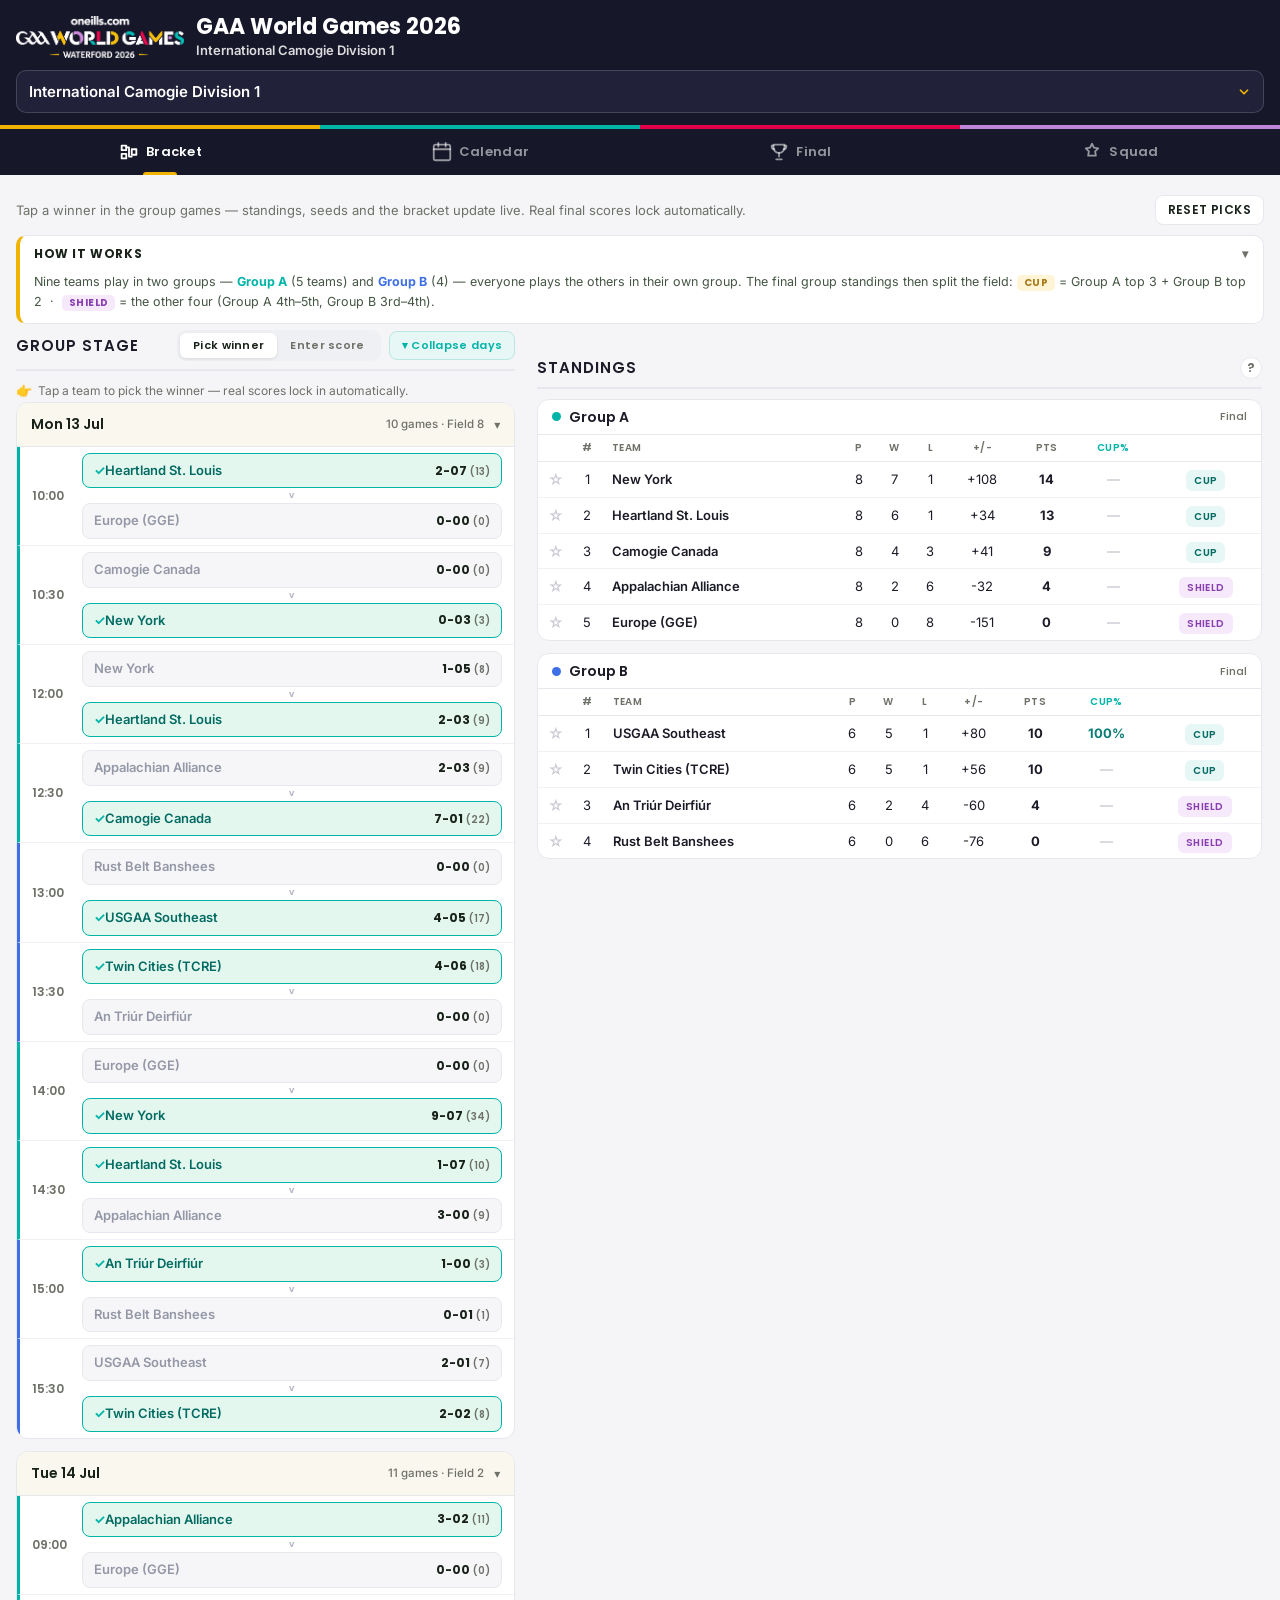
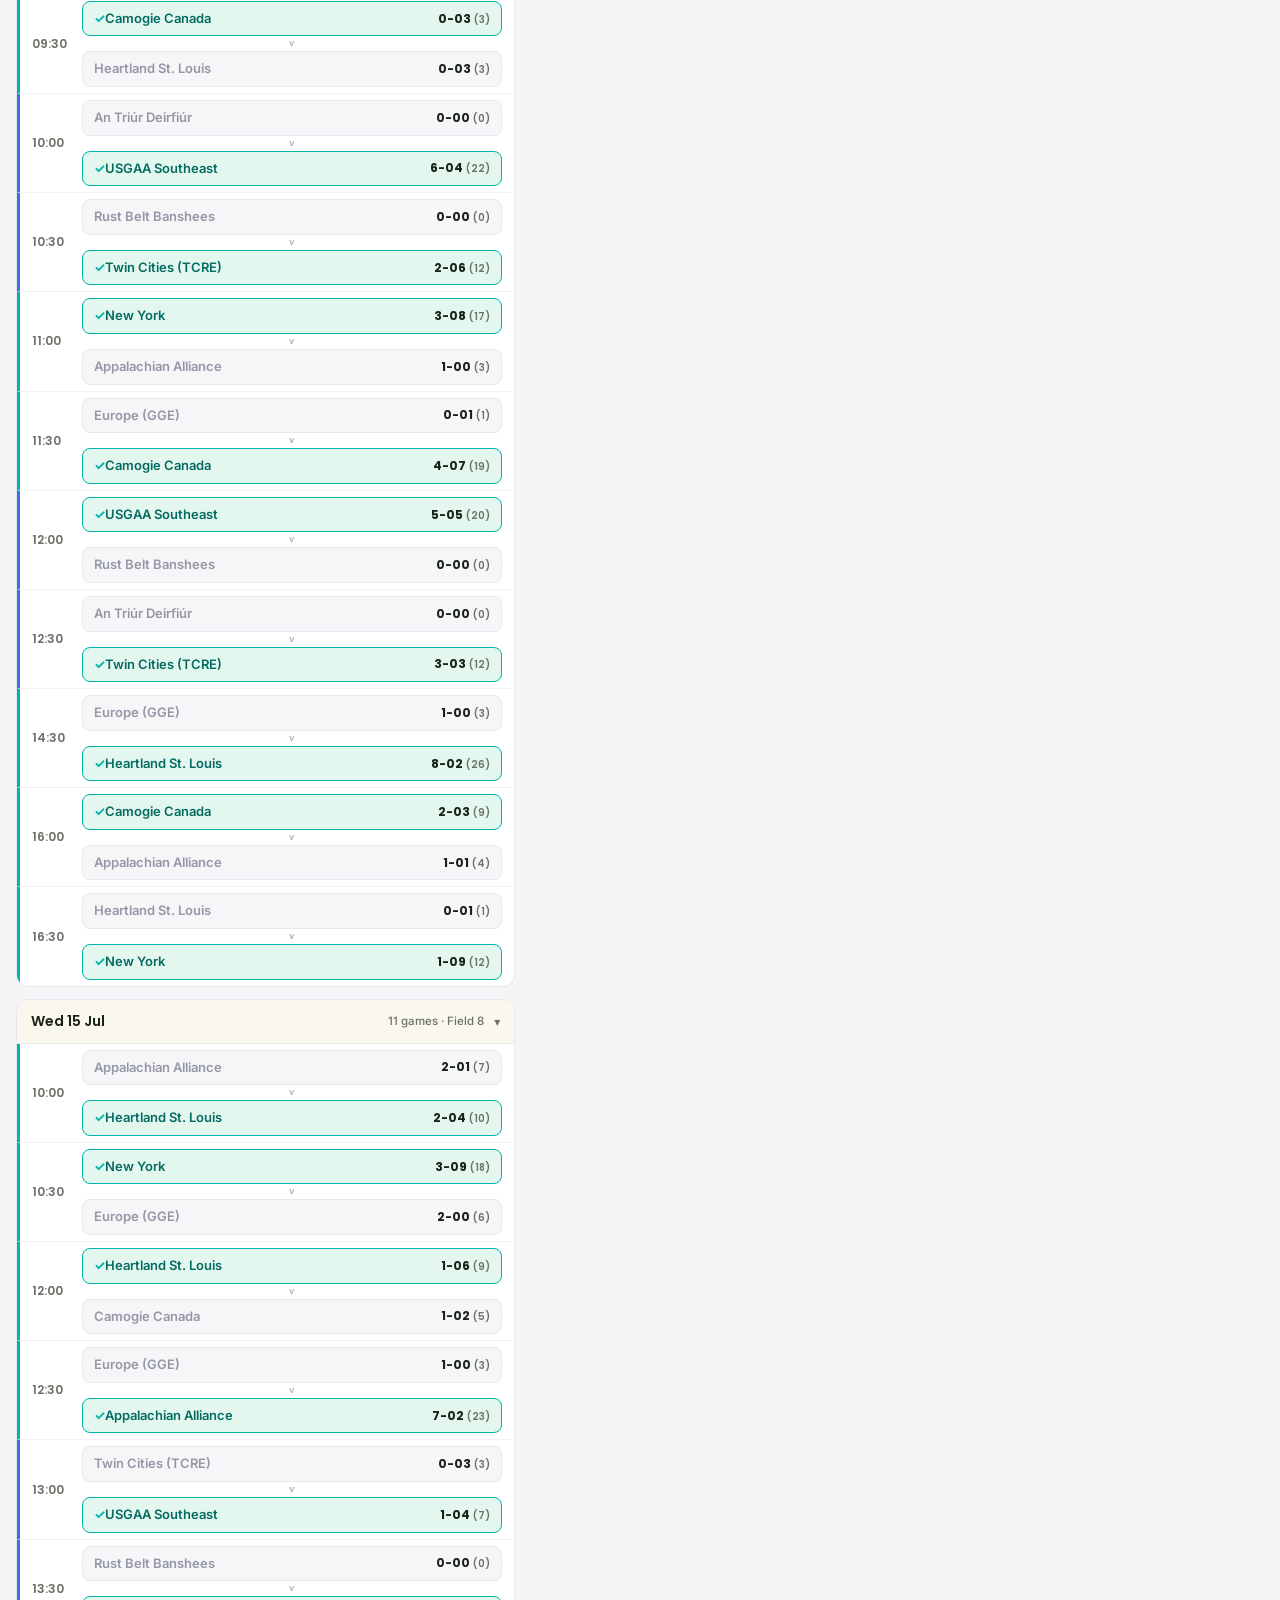
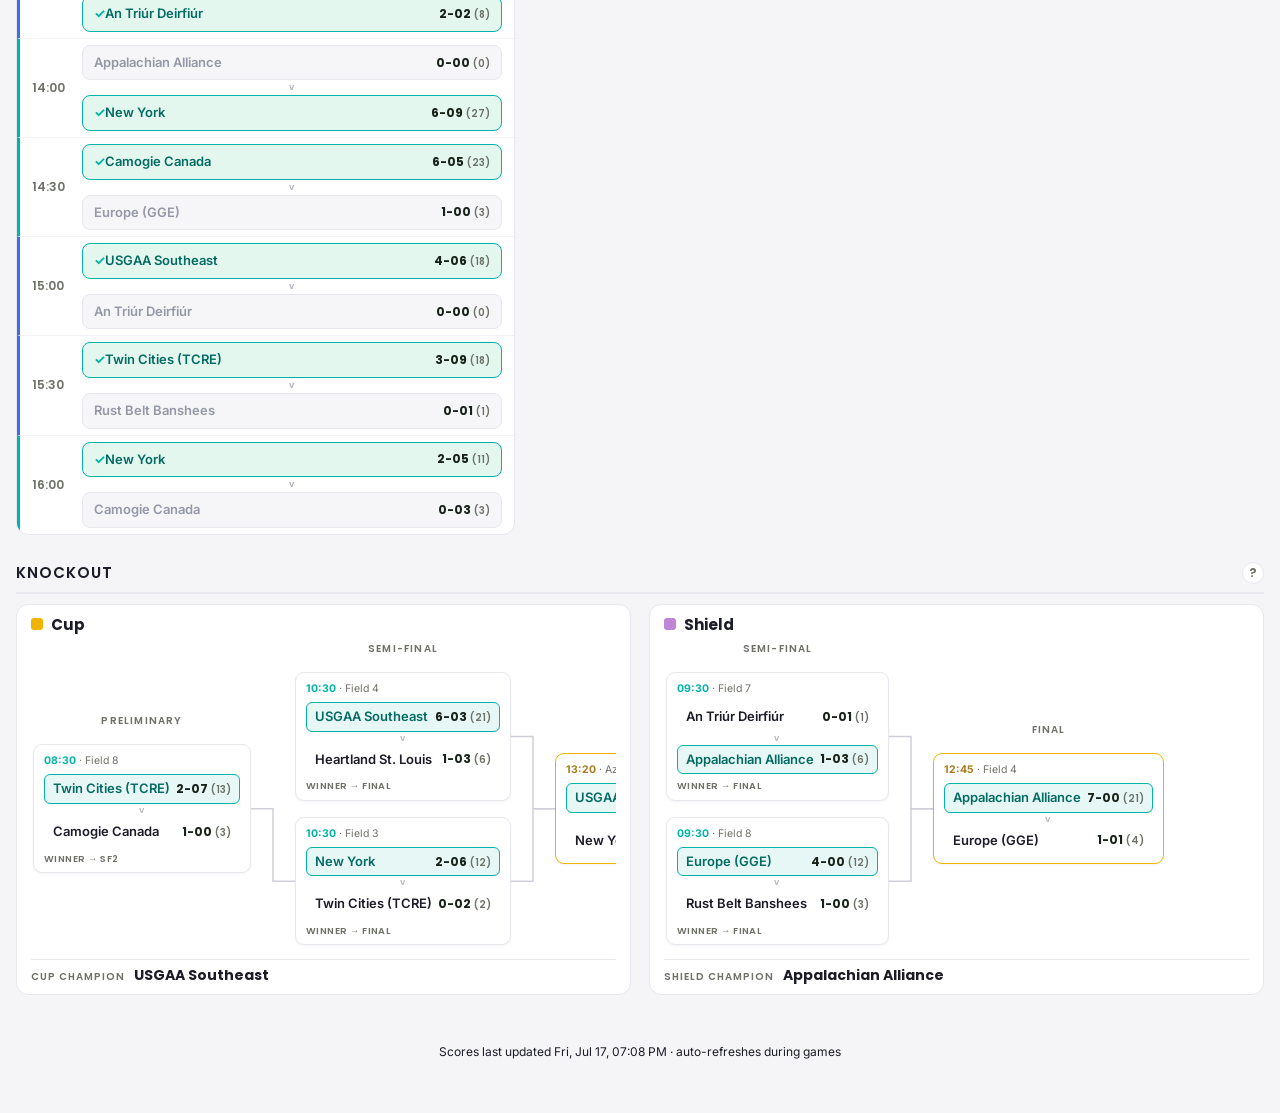
<file: index.html>
<!DOCTYPE html>
<html lang="en">
<head>
  <meta charset="utf-8" />
  <meta name="viewport" content="width=device-width, initial-scale=1, viewport-fit=cover" />
  <meta name="theme-color" content="#17172a" />
  <title>GAA World Games</title>

  <!-- Google Fonts: Poppins (headings) + Inter (body). styles.css also @imports these,
       but preconnect + explicit link speeds first paint. -->
  <link rel="preconnect" href="https://fonts.googleapis.com" />
  <link rel="preconnect" href="https://fonts.gstatic.com" crossorigin />
  <link href="https://fonts.googleapis.com/css2?family=Inter:wght@400;500;600;700&family=Poppins:wght@500;600;700;800&display=swap" rel="stylesheet" />

  <link rel="stylesheet" href="css/styles.css?v=18" />
  <link rel="stylesheet" href="css/calendar.css?v=18" />
  <link rel="stylesheet" href="css/finalmatch.css?v=24" />
  <link rel="stylesheet" href="css/squad.css?v=21" />
  <style>
    /* accessible-hidden helper for form labels */
    .wg-visually-hidden{position:absolute;width:1px;height:1px;padding:0;margin:-1px;
      overflow:hidden;clip:rect(0 0 0 0);white-space:nowrap;border:0}
  </style>
</head>
<body>

  <!-- Dark masthead: logo (has white elements, needs dark bg) + titles -->
  <header class="wg-masthead">
    <div class="wg-masthead__row">
      <img class="wg-masthead__logo" src="World_Games_Logo.png" alt="GAA World Games logo" />
      <div class="wg-masthead__titles">
        <h1 class="wg-title">GAA World Games 2026</h1>
        <div class="wg-subtitle" id="wg-divname">International Camogie Division 1</div>
      </div>
    </div>

    <div class="wg-divselect-wrap">
      <label class="wg-visually-hidden" for="wg-divselect">Choose division</label>
      <select class="wg-divselect" id="wg-divselect"></select>
    </div>
  </header>

  <!-- 4-color brand rule, directly under the masthead -->
  <div class="wg-rule"></div>

  <!-- View toggle / tab bar (Bracket | Calendar). Fixed bottom on phones. -->
  <nav class="wg-tabbar" id="wg-tabbar" aria-label="Views">
    <button class="wg-tab" data-view="bracket" type="button">
      <svg class="wg-tab__icon" viewBox="0 0 24 24" fill="none" stroke="currentColor" stroke-width="2" stroke-linecap="round" stroke-linejoin="round" aria-hidden="true">
        <path d="M4 5h5v5H4z"/><path d="M4 14h5v5H4z"/><path d="M15 9h5v6h-5z"/>
        <path d="M9 7h3v10h3"/>
      </svg>
      Bracket
    </button>
    <button class="wg-tab" data-view="calendar" type="button">
      <svg class="wg-tab__icon" viewBox="0 0 24 24" fill="none" stroke="currentColor" stroke-width="2" stroke-linecap="round" stroke-linejoin="round" aria-hidden="true">
        <rect x="3" y="4" width="18" height="17" rx="2"/><path d="M3 9h18"/>
        <path d="M8 2v4"/><path d="M16 2v4"/>
      </svg>
      Calendar
    </button>
    <button class="wg-tab" data-view="finalmatch" type="button">
      <svg class="wg-tab__icon" viewBox="0 0 24 24" fill="none" stroke="currentColor" stroke-width="2" stroke-linecap="round" stroke-linejoin="round" aria-hidden="true">
        <path d="M6 4h12v3a6 6 0 0 1-12 0z"/><path d="M6 5H4v1a3 3 0 0 0 3 3"/><path d="M18 5h2v1a3 3 0 0 1-3 3"/>
        <path d="M9 20h6"/><path d="M12 13v4"/>
      </svg>
      Final
    </button>
    <button class="wg-tab" data-view="squad" type="button">
      <svg class="wg-tab__icon" viewBox="0 0 24 24" fill="none" stroke="currentColor" stroke-width="2" stroke-linecap="round" stroke-linejoin="round" aria-hidden="true">
        <path d="M12 3l2.1 4.3 4.7.7-3.4 3.3.8 4.7L12 15.9 7.8 16l.8-4.7L5.2 8l4.7-.7z"/>
      </svg>
      Squad
    </button>
  </nav>

  <main class="wg-main">
    <section class="wg-view" id="wg-view-bracket" role="tabpanel" aria-label="Bracket"></section>
    <section class="wg-view" id="wg-view-calendar" role="tabpanel" aria-label="Calendar"></section>
    <section class="wg-view" id="wg-view-finalmatch" role="tabpanel" aria-label="Final Match"></section>
    <section class="wg-view" id="wg-view-squad" role="tabpanel" aria-label="Squad"></section>
    <div id="wg-root" hidden></div>
  </main>

  <footer class="wg-footer" id="wg-footer" aria-live="polite"></footer>

  <!-- Modules IN DEPENDENCY ORDER -->
  <script src="js/data.js?v=18"></script>
  <script src="js/standings.js?v=18"></script>
  <script src="js/scenarios.js?v=18"></script>
  <script src="js/predictions.js?v=18"></script>
  <script src="js/forecast.js?v=18"></script>
  <script src="js/bracket.js?v=18"></script>
  <script src="js/calendar.js?v=18"></script>
  <script src="js/finalmatch.js?v=24"></script>
  <script src="js/squad.js?v=19"></script>
  <script src="js/app.js?v=19"></script>
</body>
</html>
</file>
<file: css/styles.css>
/* ==========================================================================
   GAA World Games companion — styles.css
   Mobile-first, static site. All classes prefixed .wg-*
   Consumed by: WG.bracket.render, WG.calendar.render, WG.app.*
   ========================================================================== */

/* ----- Fonts ----------------------------------------------------------- */
@import url('https://fonts.googleapis.com/css2?family=Inter:wght@400;500;600;700&family=Poppins:wght@500;600;700;800&display=swap');

/* ----- Brand palette + tokens ------------------------------------------ */
:root {
  /* Brand (sampled from logo) */
  --wg-gold:    #F0B400;
  --wg-teal:    #00B4A8;
  --wg-crimson: #E40048;
  --wg-lilac:   #C084D8;
  --wg-blue:    #3f6fe6;   /* Pool B — kept distinct from crimson (reserved for LIVE) */

  /* Dark masthead / surfaces */
  --wg-ink:     #17172a;   /* masthead bg */
  --wg-ink-2:   #21213a;   /* raised dark panel */

  /* Light UI surfaces */
  --wg-bg:      #f5f5f8;
  --wg-surface: #ffffff;
  --wg-surface-2:#f0f0f5;
  --wg-line:    #e2e2ec;
  --wg-line-2:  #d0d0dd;

  /* Text */
  --wg-text:    #1c1c28;
  --wg-text-dim:#5c5c70;
  --wg-text-faint:#9494a6;
  --wg-on-dark: #ffffff;

  /* Semantic pool colors (map + badges) */
  --wg-pool-a:  var(--wg-teal);    /* Pool A / Cup */
  --wg-pool-b:  var(--wg-blue);    /* Pool B (crimson is reserved for LIVE) */
  --wg-shield:  var(--wg-lilac);   /* Shield */
  --wg-champ:   var(--wg-gold);    /* winners / champions */

  /* Feedback */
  --wg-live:    #E40048;
  --wg-win-bg:  rgba(240,180,0,0.14);

  /* Metrics */
  --wg-radius:  14px;
  --wg-radius-sm: 10px;
  --wg-gap:     12px;
  --wg-tabbar-h: 60px;
  --wg-shadow:  0 1px 3px rgba(23,23,42,0.08), 0 1px 2px rgba(23,23,42,0.06);
  --wg-shadow-lg: 0 6px 20px rgba(23,23,42,0.14);

  --wg-font-head: 'Poppins', system-ui, sans-serif;
  --wg-font-body: 'Inter', system-ui, sans-serif;
}

/* ----- Reset-ish ------------------------------------------------------- */
* { box-sizing: border-box; }
html { -webkit-text-size-adjust: 100%; }
body {
  margin: 0;
  font-family: var(--wg-font-body);
  font-size: 15px;
  line-height: 1.45;
  color: var(--wg-text);
  background: var(--wg-bg);
  /* leave room for the fixed bottom tab bar */
  padding-bottom: calc(var(--wg-tabbar-h) + env(safe-area-inset-bottom, 0px));
  -webkit-font-smoothing: antialiased;
}
h1, h2, h3, h4 { font-family: var(--wg-font-head); margin: 0; line-height: 1.15; }
a { color: inherit; }
button { font-family: inherit; }

/* ==========================================================================
   MASTHEAD
   ========================================================================== */
.wg-masthead {
  background: var(--wg-ink);
  color: var(--wg-on-dark);
  padding: 14px 16px 0;
  /* scrolls away with the page (not fixed) */
}
.wg-masthead__row {
  display: flex; align-items: center; gap: 12px;
}
.wg-masthead__logo {
  height: 42px; width: auto; flex: none; display: block;
}
.wg-masthead__titles { min-width: 0; }
.wg-kicker {
  font-family: var(--wg-font-head);
  font-weight: 700; font-size: 11px; letter-spacing: 0.14em;
  text-transform: uppercase; color: var(--wg-gold);
  margin: 0 0 1px;
}
.wg-title {
  font-family: var(--wg-font-head);
  font-weight: 700; font-size: 19px; color: var(--wg-on-dark);
  white-space: nowrap; overflow: hidden; text-overflow: ellipsis;
}
.wg-subtitle {
  font-size: 13px; font-weight: 600; color: rgba(255,255,255,0.85); margin-top: 2px;
  white-space: nowrap; overflow: hidden; text-overflow: ellipsis;
}

/* Division select lives in the masthead */
.wg-divselect-wrap { padding: 10px 0 12px; }
.wg-divselect {
  -webkit-appearance: none; appearance: none;
  width: 100%;
  font-family: var(--wg-font-body); font-size: 15px; font-weight: 600;
  color: var(--wg-on-dark);
  background: var(--wg-ink-2);
  border: 1px solid rgba(255,255,255,0.16);
  border-radius: var(--wg-radius-sm);
  padding: 11px 38px 11px 12px;
  /* custom gold chevron */
  background-image:
    url("data:image/svg+xml;utf8,<svg xmlns='http://www.w3.org/2000/svg' width='14' height='14' viewBox='0 0 24 24' fill='none' stroke='%23F0B400' stroke-width='3' stroke-linecap='round' stroke-linejoin='round'><polyline points='6 9 12 15 18 9'/></svg>");
  background-repeat: no-repeat;
  background-position: right 12px center;
}
.wg-divselect:focus-visible { outline: 2px solid var(--wg-gold); outline-offset: 2px; }

/* The 4-color brand rule (gold/teal/crimson/lilac) */
.wg-rule {
  height: 4px; width: 100%;
  background: linear-gradient(
    to right,
    var(--wg-gold)    0%, var(--wg-gold)    25%,
    var(--wg-teal)    25%, var(--wg-teal)    50%,
    var(--wg-crimson) 50%, var(--wg-crimson) 75%,
    var(--wg-lilac)   75%, var(--wg-lilac)   100%
  );
}

/* ==========================================================================
   LAYOUT
   ========================================================================== */
.wg-main { max-width: 1280px; margin: 0 auto; padding: 14px 14px 40px; }
.wg-view { display: none; }
.wg-view.is-active { display: block; }

.wg-section { margin: 0 0 22px; }
.wg-section__head {
  display: flex; align-items: baseline; justify-content: space-between;
  gap: 8px; margin: 0 0 10px; padding: 0 2px;
}
.wg-section__title {
  font-family: var(--wg-font-head); font-weight: 700; font-size: 17px;
}
.wg-section__meta { font-size: 12px; color: var(--wg-text-dim); }

.wg-eyebrow {
  font-family: var(--wg-font-head); font-weight: 700;
  font-size: 11px; letter-spacing: 0.1em; text-transform: uppercase;
  color: var(--wg-text-faint); margin: 0 2px 8px;
}

.wg-empty {
  border: 1px dashed var(--wg-line-2); border-radius: var(--wg-radius);
  padding: 22px 16px; text-align: center; color: var(--wg-text-dim);
  font-size: 14px; background: var(--wg-surface);
}
.wg-provisional {
  font-size: 11px; font-weight: 600; color: var(--wg-text-faint);
  text-transform: uppercase; letter-spacing: 0.06em;
}

/* ==========================================================================
   NOTE — Calendar, prediction chips, standings tables and the knockout bracket
   are styled by css/calendar.css and by the <style> that js/bracket.js injects
   at render time. The earlier top-level rules for those (.wg-bracket / .wg-match
   / .wg-round / .wg-slot / .wg-badge / .wg-fixture / .wg-standings / .wg-pred …)
   were SUPERSEDED and collided with the modules (page-level horizontal flex,
   overflow:hidden clipping connectors, pill-shaped FINAL/PREDICTION badges).
   They have been removed so the modules own those views unambiguously.
   ========================================================================== */

/* ==========================================================================
   BOTTOM TAB BAR (phones) — Bracket / Calendar
   ========================================================================== */
.wg-tabbar {
  position: fixed; left: 0; right: 0; bottom: 0; z-index: 40;
  height: calc(var(--wg-tabbar-h) + env(safe-area-inset-bottom, 0px));
  padding-bottom: env(safe-area-inset-bottom, 0px);
  display: flex;
  background: var(--wg-ink);
  border-top: 1px solid rgba(255,255,255,0.08);
  box-shadow: 0 -2px 12px rgba(23,23,42,0.18);
}
.wg-tab {
  flex: 1 1 0; display: flex; flex-direction: column;
  align-items: center; justify-content: center; gap: 3px;
  background: transparent; border: 0; cursor: pointer;
  color: rgba(255,255,255,0.55);
  font-family: var(--wg-font-head); font-weight: 600; font-size: 11px;
  letter-spacing: 0.02em;
  position: relative; padding: 8px 0;
}
.wg-tab__icon { width: 22px; height: 22px; display: block; }
.wg-tab.is-active { color: var(--wg-on-dark); }
.wg-tab.is-active::after {
  content: ""; position: absolute; top: 0; left: 50%; transform: translateX(-50%);
  width: 34px; height: 3px; border-radius: 0 0 3px 3px; background: var(--wg-gold);
}
.wg-tab:focus-visible { outline: 2px solid var(--wg-gold); outline-offset: -3px; }

/* ==========================================================================
   RESPONSIVE — tablet/desktop niceties
   ========================================================================== */
@media (min-width: 640px) {
  body { font-size: 15px; padding-bottom: 24px; }  /* tabbar becomes inline-ish */
  .wg-title { font-size: 22px; }
  .wg-main { padding: 18px 16px 32px; }

  /* On wider screens the tab bar can move to the top of content instead of fixed bottom */
  .wg-tabbar {
    position: sticky; bottom: auto; top: 0;
    height: auto; box-shadow: none;
    max-width: 1280px; margin: 0 auto; border-top: 0;
  }
  .wg-tab { flex-direction: row; gap: 6px; padding: 12px 0; font-size: 13px; }
  .wg-tab.is-active::after { top: auto; bottom: 0; border-radius: 3px 3px 0 0; }
}

@media (min-width: 720px) {
  /* Show pools side-by-side */
  .wg-pools { display: grid; grid-template-columns: 1fr 1fr; gap: 16px; align-items: start; }
}

/* ----- Footer (last-updated) -------------------------------------------- */
.wg-footer {
  max-width: 1280px;
  margin: 0 auto;
  padding: 16px 16px 28px;
  text-align: center;
  font-size: 12px;
  color: var(--wg-muted);
}
.wg-footer:empty { display: none; }
/* On phones the tab bar is fixed to the bottom — keep the footer clear of it. */
@media (max-width: 719px) {
  .wg-footer { padding-bottom: calc(var(--wg-tabbar-h) + env(safe-area-inset-bottom, 0px) + 16px); }
}

/* ----- Reduced motion --------------------------------------------------- */
@media (prefers-reduced-motion: reduce) {
  .wg-badge-live::before { animation: none; }
  * { scroll-behavior: auto !important; }
}
</file>
<file: css/calendar.css>
/* WG.calendar styles — mobile-first, single column on phones.
 * Brand: gold #F0B400, teal #00B4A8, crimson #E40048, lilac #C084D8, dark #17172a */

.wg-calendar {
  --wg-gold: #F0B400;
  --wg-teal: #00B4A8;
  --wg-crimson: #E40048;
  --wg-blue: #3f6fe6;
  --wg-lilac: #C084D8;
  --wg-dark: #17172a;
  --wg-ink: #1c1c28;
  --wg-muted: #6b6b7b;
  --wg-line: #e7e7ee;
  --wg-card: #ffffff;
  font-family: 'Inter', system-ui, -apple-system, sans-serif;
  color: var(--wg-ink);
  max-width: 720px;
  margin: 0 auto;
  padding: 12px;
  box-sizing: border-box;
}
.wg-calendar *, .wg-calendar *::before, .wg-calendar *::after { box-sizing: border-box; }

/* ---- Now / Next ---- */
.wg-nownext {
  display: grid;
  grid-template-columns: 1fr;
  gap: 10px;
  margin-bottom: 14px;
}
@media (min-width: 560px) { .wg-nownext { grid-template-columns: 1fr 1fr; } }

.wg-nn-card {
  background: var(--wg-dark);
  color: #fff;
  border-radius: 14px;
  padding: 12px 14px;
  position: relative;
  overflow: hidden;
}
.wg-nn-card::before {
  content: '';
  position: absolute; left: 0; top: 0; bottom: 0; width: 5px;
  background: linear-gradient(var(--wg-gold), var(--wg-teal), var(--wg-crimson), var(--wg-lilac));
}
.wg-nn-label {
  font: 700 11px/1 'Poppins', 'Inter', sans-serif;
  letter-spacing: .12em;
  color: var(--wg-gold);
  margin-bottom: 6px;
}
.wg-nn-now .wg-nn-label { color: var(--wg-crimson); }
.wg-nn-match { font: 600 15px/1.25 'Poppins', 'Inter', sans-serif; }
.wg-nn-meta { font-size: 12px; color: #b9b9cc; margin-top: 4px; }
.wg-nn-score { font: 700 18px/1 'Poppins', sans-serif; color: var(--wg-gold); margin-top: 6px; }

/* ---- controls / filter ---- */
.wg-cal-controls { display: block; margin-bottom: 12px; }
.wg-filter {
  display: flex; align-items: center; gap: 8px; width: 100%;
  background: var(--wg-card); border: 1px solid var(--wg-line);
  border-radius: 12px; padding: 8px 10px;
}
.wg-filter-lbl {
  font: 700 10px/1 'Poppins', sans-serif; text-transform: uppercase;
  letter-spacing: .06em; color: var(--wg-muted); flex: none;
}
.wg-filter-sel {
  flex: 1; min-width: 0;
  font-family: 'Inter', sans-serif;
  font-size: 14px; font-weight: 600;
  padding: 8px 10px;
  border: 1px solid var(--wg-line);
  border-radius: 8px;
  background: #fff;
  color: var(--wg-ink);
}
.wg-fav-btn {
  flex: none; border: 1px solid var(--wg-line); background: #fff;
  border-radius: 8px; cursor: pointer; font-size: 16px; line-height: 1;
  color: #c7c7d2; padding: 8px 10px;
}
.wg-fav-btn.on { color: var(--wg-gold); border-color: var(--wg-gold); background: rgba(240,180,0,.08); }
.wg-fav-btn:disabled { opacity: .4; cursor: default; }

/* followed team's fixtures stand out in the timeline */
.wg-fx.fav { border-color: var(--wg-gold); box-shadow: inset 3px 0 0 var(--wg-gold); }

/* ---- day sections ---- */
.wg-day { margin-bottom: 18px; }
.wg-day-head {
  display: flex;
  align-items: baseline;
  justify-content: space-between;
  padding: 4px 2px 8px;
  border-bottom: 2px solid var(--wg-line);
  margin-bottom: 8px;
}
.wg-day-name { font: 700 15px/1 'Poppins', sans-serif; }
.wg-day-count { font-size: 12px; color: var(--wg-muted); }

/* ---- fixture row ---- */
.wg-fx {
  display: grid;
  grid-template-columns: 78px 1fr auto;
  gap: 10px;
  align-items: center;
  background: var(--wg-card);
  border: 1px solid var(--wg-line);
  border-radius: 12px;
  padding: 10px 12px;
  margin-bottom: 8px;
}
.wg-fx-live { border-color: var(--wg-crimson); box-shadow: 0 0 0 1px var(--wg-crimson) inset; }
.wg-fx-final { background: #fafafb; }

.wg-fx-when { display: flex; flex-direction: column; gap: 3px; }
.wg-time { font: 700 15px/1 'Poppins', sans-serif; }
.wg-pitch { font-size: 11px; color: var(--wg-muted); }
.wg-pool {
  font-size: 10px; font-weight: 700; letter-spacing: .04em;
  padding: 2px 6px; border-radius: 999px; width: fit-content; color: #fff;
}
.wg-pool-A { background: var(--wg-teal); }
.wg-pool-B { background: var(--wg-blue); }
.wg-pool-ko { background: var(--wg-lilac); }

.wg-fx-body { min-width: 0; }
/* stacked mini-scoreboard: one team per line, score right-aligned */
.wg-teams { display: flex; flex-direction: column; gap: 3px; }
.wg-side { display: flex; align-items: baseline; justify-content: space-between; gap: 10px; }
.wg-side .wg-team {
  flex: 1 1 auto; min-width: 0; overflow-wrap: anywhere;
  font-size: 14px; font-weight: 500;
}
.wg-side-sc {
  flex: none; white-space: nowrap;
  font: 700 15px/1.1 'Poppins', sans-serif; color: var(--wg-ink);
}
.wg-side.win .wg-team { font-weight: 700; color: var(--wg-teal); }
.wg-side.win .wg-side-sc { color: var(--wg-teal); }
.wg-score-tot { font-size: 11px; color: var(--wg-muted); font-weight: 600; }

/* ---- status badge ---- */
.wg-status {
  font-size: 10px; font-weight: 800; letter-spacing: .06em;
  padding: 3px 7px; border-radius: 999px; white-space: nowrap;
}
.wg-status-scheduled { background: #eeeef4; color: var(--wg-muted); }
.wg-status-final { background: var(--wg-dark); color: #fff; }
.wg-status-live {
  background: var(--wg-crimson); color: #fff;
  animation: wg-pulse 1.4s ease-in-out infinite;
}
@keyframes wg-pulse { 0%,100% { opacity: 1; } 50% { opacity: .55; } }

/* ---- prediction chip ---- */
.wg-pred {
  display: flex; flex-wrap: wrap; align-items: center; gap: 6px;
  margin-top: 8px;
  padding: 6px 8px;
  background: linear-gradient(90deg, rgba(240,180,0,.10), rgba(0,180,168,.10));
  border: 1px dashed var(--wg-gold);
  border-radius: 10px;
}
.wg-pred-tag {
  font: 800 9px/1 'Poppins', sans-serif; letter-spacing: .1em;
  background: var(--wg-gold); color: var(--wg-dark);
  padding: 3px 6px; border-radius: 5px;
}
.wg-pred-fav { font-size: 12px; font-weight: 600; }
.wg-pred-watch { font-size: 12px; font-weight: 600; color: var(--wg-crimson); }
.wg-nn-card .wg-pred { margin-top: 8px; background: rgba(255,255,255,.08); border-color: var(--wg-gold); }
.wg-nn-card .wg-pred-fav { color: #fff; }

/* ---- empty state ---- */
.wg-empty {
  text-align: center;
  padding: 48px 20px;
  color: var(--wg-muted);
}
.wg-empty-icon { font-size: 40px; margin-bottom: 12px; }
.wg-empty-msg { font: 600 16px/1.3 'Poppins', sans-serif; color: var(--wg-ink); }
.wg-empty-sub { font-size: 13px; margin-top: 6px; }

/* ---- narrow phones: keep single column, tighten ---- */
@media (max-width: 380px) {
  .wg-fx { grid-template-columns: 64px 1fr; }
  .wg-fx .wg-status { grid-column: 2; justify-self: start; margin-top: 2px; }
}
</file>
<file: css/finalmatch.css>
/* Final Match view — Cup Final scouting + Monte Carlo simulation.
   Lives inside the SPA and reuses the site tokens from styles.css (--wg-*).
   Southeast = --wg-crimson (red), New York = --wg-blue. */

.wg-fm { max-width:680px; margin:0 auto; padding:2px 0 8px; }
.wg-fm * { box-sizing:border-box; }
.wg-fm .num { font-variant-numeric:tabular-nums; }

.wg-fm section { margin-top:22px; }
.wg-fm h2.fmsec { font:800 13px/1.2 var(--wg-font-head,'Poppins',sans-serif); letter-spacing:.12em;
  text-transform:uppercase; color:var(--wg-text-dim); margin:0 0 12px; display:flex; align-items:center; gap:9px; }
.wg-fm h2.fmsec::before { content:""; width:16px; height:3px; border-radius:2px; background:var(--wg-crimson); }
.wg-fm .fmcard { background:var(--wg-surface); border:1px solid var(--wg-line); border-radius:var(--wg-radius);
  box-shadow:var(--wg-shadow); padding:18px; }
.wg-fm .fmnote { margin:14px 0 0; font-size:12.5px; color:var(--wg-text-dim); }
.wg-fm .fmnote b { color:var(--wg-text); }

/* VS scoreboard */
.wg-fm .vs { background:var(--wg-ink); border-radius:var(--wg-radius); padding:20px 14px 15px; box-shadow:var(--wg-shadow); }
.wg-fm .vsrow { display:flex; align-items:flex-start; justify-content:center; gap:8px; }
.wg-fm .vs .team { flex:1 1 0; min-width:0; text-align:center; display:flex; flex-direction:column; align-items:center; }
.wg-fm .vs .crest { width:56px; height:56px; border-radius:50%; display:flex; align-items:center; justify-content:center;
  font:900 20px/1 var(--wg-font-head,'Poppins'); color:#fff; }
.wg-fm .vs .se .crest { background:var(--wg-crimson); box-shadow:0 0 0 4px color-mix(in srgb, var(--wg-crimson) 26%, transparent); }
.wg-fm .vs .ny .crest { background:var(--wg-blue); box-shadow:0 0 0 4px color-mix(in srgb, var(--wg-blue) 26%, transparent); }
.wg-fm .vs .tname { font:700 14.5px/1.2 var(--wg-font-head,'Poppins'); color:#fff; margin-top:11px;
  min-height:2.4em; text-align:center; }
.wg-fm .vs .sub { font-size:12px; color:rgba(255,255,255,.62); margin-top:1px; }
.wg-fm .vs .mid { flex:0 0 40px; align-self:center; text-align:center; }
.wg-fm .vs .mid .v { font:900 15px/1 var(--wg-font-head,'Poppins'); color:rgba(255,255,255,.42); letter-spacing:.08em; }
.wg-fm .vsmeta { text-align:center; margin-top:14px; padding-top:12px; border-top:1px solid rgba(255,255,255,.1);
  font-size:12px; font-weight:600; color:rgba(255,255,255,.72); letter-spacing:.01em; }

/* thesis + verdict */
.wg-fm .thesis { text-align:center; margin:16px auto 0; max-width:47ch; font-size:14.5px; color:var(--wg-text-dim); text-wrap:balance; }
.wg-fm .thesis .lead { display:block; font:800 clamp(21px,5.6vw,28px)/1.06 var(--wg-font-head,'Poppins');
  color:var(--wg-text); text-transform:uppercase; letter-spacing:-0.01em; margin-bottom:8px; }
.wg-fm .thesis b { color:var(--wg-text); }
.wg-fm .verdict { display:grid; grid-template-columns:repeat(3,1fr); gap:10px; margin-top:16px; }
.wg-fm .vtile { background:var(--wg-surface); border:1px solid var(--wg-line); border-radius:var(--wg-radius-sm);
  padding:12px 10px; text-align:center; box-shadow:var(--wg-shadow); }
.wg-fm .vtile .k { font:800 10.5px/1.1 var(--wg-font-head,'Poppins'); letter-spacing:.07em; text-transform:uppercase; color:var(--wg-text-faint); }
.wg-fm .vtile .big { font:800 19px/1.05 var(--wg-font-head,'Poppins'); margin-top:5px; letter-spacing:-0.01em; }
.wg-fm .vtile .big.se { color:var(--wg-crimson); } .wg-fm .vtile .big.ny { color:var(--wg-blue); }
.wg-fm .vtile .foot { font-size:11px; color:var(--wg-text-faint); margin-top:3px; }

/* ---- projection + simulation ---- */
.wg-fm .proj { text-align:center; }
.wg-fm .projline { display:flex; align-items:center; justify-content:center; gap:14px; margin:2px 0 4px; flex-wrap:wrap; }
.wg-fm .projteam { text-align:center; }
.wg-fm .projteam .nm { font:800 11px/1 var(--wg-font-head,'Poppins'); letter-spacing:.06em; text-transform:uppercase; }
.wg-fm .projteam.se .nm { color:var(--wg-crimson); } .wg-fm .projteam.ny .nm { color:var(--wg-blue); }
.wg-fm .projteam .sc { font:800 30px/1 var(--wg-font-head,'Poppins'); color:var(--wg-text); margin-top:4px; letter-spacing:-0.01em; }
.wg-fm .projteam .tot { font-size:11px; color:var(--wg-text-faint); }
.wg-fm .projdash { font:800 20px/1 var(--wg-font-head,'Poppins'); color:var(--wg-text-faint); }
.wg-fm .projcap { font-size:12px; color:var(--wg-text-dim); margin-top:2px; }

/* win-probability split bar */
.wg-fm .wp { margin-top:16px; }
.wg-fm .wpbar { display:flex; height:26px; border-radius:8px; overflow:hidden; border:1px solid var(--wg-line); }
.wg-fm .wpseg { display:flex; align-items:center; justify-content:center; font:800 12px/1 var(--wg-font-head,'Poppins');
  color:#fff; min-width:0; white-space:nowrap; }
.wg-fm .wpseg.se { background:var(--wg-crimson); } .wg-fm .wpseg.draw { background:var(--wg-text-faint); }
.wg-fm .wpseg.ny { background:var(--wg-blue); }
.wg-fm .wplabels { display:flex; justify-content:space-between; margin-top:7px; font-size:11.5px; font-weight:700; }
.wg-fm .wplabels .se { color:var(--wg-crimson); } .wg-fm .wplabels .ny { color:var(--wg-blue); } .wg-fm .wplabels .dr { color:var(--wg-text-faint); }

/* histogram */
.wg-fm .histhead { display:flex; align-items:baseline; justify-content:space-between; margin:18px 0 8px; }
.wg-fm .histtitle { font:700 12.5px/1 var(--wg-font-head,'Poppins'); color:var(--wg-text); }
.wg-fm .rerun { font:700 12px/1 var(--wg-font-head,'Poppins'); color:var(--wg-text); background:var(--wg-surface-2);
  border:1px solid var(--wg-line-2); border-radius:8px; padding:7px 12px; cursor:pointer; display:inline-flex; align-items:center; gap:6px; }
.wg-fm .rerun:hover { background:var(--wg-surface); border-color:var(--wg-text-faint); }
.wg-fm .rerun:active { transform:translateY(1px); }
.wg-fm .rerun:focus-visible { outline:2px solid var(--wg-blue); outline-offset:2px; }
.wg-fm .hist { display:flex; align-items:flex-end; gap:2px; height:120px; padding-top:4px; }
.wg-fm .hbar { flex:1 1 0; min-width:0; border-radius:3px 3px 1px 1px; background:var(--wg-text-faint); position:relative; transition:height .35s cubic-bezier(.2,.7,.2,1); }
.wg-fm .hbar.se { background:var(--wg-crimson); } .wg-fm .hbar.ny { background:var(--wg-blue); } .wg-fm .hbar.dr { background:var(--wg-gold); }
.wg-fm .histx { display:flex; justify-content:space-between; margin-top:7px; font-size:10px; color:var(--wg-text-faint); }
.wg-fm .histx .mid { color:var(--wg-text-dim); font-weight:700; }
.wg-fm .histcap { font-size:11.5px; color:var(--wg-text-faint); margin-top:10px; text-align:center; }

/* toss-up headline + outcome bands (likelihood spread) */
.wg-fm .tossup { text-align:center; font:700 14.5px/1.35 var(--wg-font-head,'Poppins'); color:var(--wg-text);
  margin:0 auto 14px; max-width:40ch; }
.wg-fm .obtitle { font:800 11px/1 var(--wg-font-head,'Poppins'); letter-spacing:.08em; text-transform:uppercase;
  color:var(--wg-text-faint); margin:18px 0 10px; }
.wg-fm .obands { display:flex; flex-direction:column; gap:9px; }
.wg-fm .oband { display:flex; align-items:center; gap:10px; }
.wg-fm .olabel { flex:0 0 116px; font:700 12.5px/1.15 var(--wg-font-head,'Poppins'); }
.wg-fm .olabel.sebig, .wg-fm .olabel.seclose { color:var(--wg-crimson); }
.wg-fm .olabel.nyclose, .wg-fm .olabel.nybig { color:var(--wg-blue); }
.wg-fm .otrack { flex:1; height:13px; background:var(--wg-surface-2); border-radius:7px; overflow:hidden; }
.wg-fm .ofill { height:100%; border-radius:7px; min-width:3px; transition:width .4s cubic-bezier(.2,.7,.2,1); }
.wg-fm .ofill.sebig { background:var(--wg-crimson); }
.wg-fm .ofill.seclose { background:color-mix(in srgb, var(--wg-crimson) 52%, var(--wg-surface)); }
.wg-fm .ofill.nyclose { background:color-mix(in srgb, var(--wg-blue) 52%, var(--wg-surface)); }
.wg-fm .ofill.nybig { background:var(--wg-blue); }
.wg-fm .oval { flex:0 0 40px; text-align:right; font:800 13.5px/1 var(--wg-font-head,'Poppins'); color:var(--wg-text); }

/* legend */
.wg-fm .legend { display:flex; gap:15px; margin:0 0 14px; font-size:12.5px; font-weight:700; flex-wrap:wrap; }
.wg-fm .legend span { display:inline-flex; align-items:center; gap:7px; color:var(--wg-text-dim); }
.wg-fm .swatch { width:12px; height:12px; border-radius:3px; }
.wg-fm .swatch.se { background:var(--wg-crimson); } .wg-fm .swatch.ny { background:var(--wg-blue); } .wg-fm .swatch.dr { background:var(--wg-gold); }

/* head-to-head bars */
.wg-fm .metric { margin:0 0 15px; } .wg-fm .metric:last-of-type { margin-bottom:0; }
.wg-fm .mlabel { display:flex; justify-content:space-between; align-items:baseline; margin-bottom:6px; }
.wg-fm .mname { font-weight:700; font-size:13.5px; color:var(--wg-text); }
.wg-fm .mhint { font-size:11px; color:var(--wg-text-faint); font-weight:600; }
.wg-fm .barrow { display:flex; align-items:center; gap:9px; }
.wg-fm .barrow .who { flex:0 0 20px; font:800 10.5px/1 var(--wg-font-head,'Poppins'); }
.wg-fm .barrow .who.se { color:var(--wg-crimson); } .wg-fm .barrow .who.ny { color:var(--wg-blue); }
.wg-fm .track { position:relative; flex:1; height:15px; background:var(--wg-surface-2); border-radius:8px; overflow:hidden; }
.wg-fm .fill { position:absolute; left:0; top:0; height:100%; border-radius:8px; min-width:3px; }
.wg-fm .fill.se { background:var(--wg-crimson); } .wg-fm .fill.ny { background:var(--wg-blue); }
.wg-fm .barrow .val { flex:0 0 46px; text-align:right; font-weight:800; font-size:13px; color:var(--wg-text); }
.wg-fm .val.better::after { content:" \25C0"; color:#0a7d3f; font-size:9px; }

/* play-style + keys lists */
.wg-fm .plist { display:flex; flex-direction:column; gap:12px; }
.wg-fm .prow { display:flex; gap:12px; align-items:flex-start; }
.wg-fm .prow .ic { flex:0 0 30px; height:30px; border-radius:9px; background:var(--wg-blue);
  display:flex; align-items:center; justify-content:center; font-size:15px; }
.wg-fm .prow.counter .ic { background:var(--wg-crimson); }
.wg-fm .prow .pt { font-size:13.5px; color:var(--wg-text-dim); } .wg-fm .prow .pt b { color:var(--wg-text); font-weight:700; }

.wg-fm .keys { display:flex; flex-direction:column; gap:11px; }
.wg-fm .key { display:flex; gap:13px; align-items:flex-start; }
.wg-fm .key .n { flex:0 0 26px; height:26px; border-radius:8px; background:var(--wg-crimson); color:#fff;
  font:800 13px/1 var(--wg-font-head,'Poppins'); display:flex; align-items:center; justify-content:center; }
.wg-fm .key .kt { font-size:14px; color:var(--wg-text); } .wg-fm .key .kt b { font-weight:800; } .wg-fm .key .kt .s { color:var(--wg-text-dim); }

/* goals context mini */
.wg-fm .gcgrid { display:grid; grid-template-columns:1fr 1fr; gap:12px; }
@media (max-width:520px){ .wg-fm .gcgrid { grid-template-columns:1fr; } }
.wg-fm .statbox { background:var(--wg-surface-2); border:1px solid var(--wg-line); border-radius:var(--wg-radius-sm); padding:14px; }
.wg-fm .statbox .k { font:800 11px/1.1 var(--wg-font-head,'Poppins'); letter-spacing:.06em; text-transform:uppercase; color:var(--wg-text-faint); }
.wg-fm .statbox .hn { font:800 30px/1 var(--wg-font-head,'Poppins'); color:var(--wg-crimson); margin:8px 0 5px; letter-spacing:-0.02em; }
.wg-fm .statbox .hn .u { font-size:14px; font-weight:700; color:var(--wg-text-faint); }
.wg-fm .statbox .cap { font-size:12px; color:var(--wg-text-dim); } .wg-fm .statbox .cap b { color:var(--wg-text); }

/* goal timing */
.wg-fm .tl .row { margin:0 0 18px; } .wg-fm .tl .row:last-child { margin-bottom:2px; }
.wg-fm .tl .rowhead { display:flex; align-items:baseline; gap:8px; margin-bottom:10px; flex-wrap:wrap; }
.wg-fm .tl .rowhead .nm { font:800 13px/1 var(--wg-font-head,'Poppins'); }
.wg-fm .tl .rowhead .nm.se { color:var(--wg-crimson); } .wg-fm .tl .rowhead .nm.ny { color:var(--wg-blue); }
.wg-fm .tl .rowhead .desc { font-size:11.5px; color:var(--wg-text-faint); }
.wg-fm .axis { position:relative; height:36px; }
.wg-fm .axis .base { position:absolute; left:0; right:0; top:15px; height:2px; background:var(--wg-line-2); border-radius:2px; }
.wg-fm .axis .htline { position:absolute; top:9px; left:50%; width:1px; height:14px; background:var(--wg-line-2); }
.wg-fm .goaldot { position:absolute; top:6px; transform:translateX(-50%); width:19px; height:19px; border-radius:50%;
  display:flex; align-items:center; justify-content:center; font:800 9px/1 var(--wg-font-head,'Poppins'); color:#fff;
  border:2px solid var(--wg-surface); box-shadow:var(--wg-shadow); }
.wg-fm .goaldot.se { background:var(--wg-crimson); } .wg-fm .goaldot.ny { background:var(--wg-blue); }
.wg-fm .axis .tick { position:absolute; top:25px; font-size:9.5px; color:var(--wg-text-faint); transform:translateX(-50%); white-space:nowrap; }
.wg-fm .tl .foot { font-size:11.5px; color:var(--wg-text-dim); margin-top:2px; } .wg-fm .tl .foot b { color:var(--wg-crimson); }

/* circle */
.wg-fm .loop { display:flex; flex-direction:column; }
.wg-fm .loopstep { display:flex; align-items:center; gap:11px; padding:11px 13px; background:var(--wg-surface-2);
  border:1px solid var(--wg-line); border-radius:var(--wg-radius-sm); position:relative; }
.wg-fm .loopstep + .loopstep { margin-top:22px; }
.wg-fm .loopstep + .loopstep::before { content:"\2193"; position:absolute; top:-19px; left:22px; color:var(--wg-text-faint); font:900 15px/1 var(--wg-font-head,'Poppins'); }
.wg-fm .chip { flex:0 0 auto; font:800 12px/1 var(--wg-font-head,'Poppins'); padding:5px 9px; border-radius:7px; white-space:nowrap; }
.wg-fm .chip.se { background:color-mix(in srgb, var(--wg-crimson) 15%, var(--wg-surface)); color:var(--wg-crimson); }
.wg-fm .chip.ny { background:color-mix(in srgb, var(--wg-blue) 15%, var(--wg-surface)); color:var(--wg-blue); }
.wg-fm .chip.neu { background:var(--wg-surface-3,#e7e7f0); color:var(--wg-text-dim); border:1px solid var(--wg-line); }
.wg-fm .loopstep .beat { font-size:13px; color:var(--wg-text-dim); } .wg-fm .loopstep .beat b { color:var(--wg-text); }
.wg-fm .loopstep .sc { color:var(--wg-text-faint); font-weight:700; font-size:12px; }

/* watch list */
.wg-fm .watchhead { font-size:12.5px; color:var(--wg-text-dim); margin:0 0 12px; }
.wg-fm .watch { display:flex; flex-direction:column; gap:9px; }
.wg-fm .wrow { display:flex; gap:12px; align-items:flex-start; padding:12px 13px; border-radius:var(--wg-radius-sm);
  background:var(--wg-surface-2); border:1px solid var(--wg-line); }
.wg-fm .jersey { flex:0 0 auto; width:38px; height:34px; background:var(--wg-blue); color:#fff;
  font:800 13px/1 var(--wg-font-head,'Poppins'); display:flex; align-items:center; justify-content:center;
  padding-top:3px; margin-top:1px;
  clip-path:polygon(33% 0,67% 0,74% 8%,100% 17%,86% 43%,76% 31%,76% 100%,24% 100%,24% 31%,14% 43%,0 17%,26% 8%); }
.wg-fm .wrow.key .jersey { background:var(--wg-crimson); }
.wg-fm .wt { font-size:13px; color:var(--wg-text-dim); min-width:0; }
.wg-fm .wt .wn { font-weight:800; color:var(--wg-text); }
.wg-fm .tagf { display:inline-block; margin-left:2px; font:700 9.5px/1 var(--wg-font-head,'Poppins'); letter-spacing:.04em;
  text-transform:uppercase; padding:3px 6px; border-radius:5px; vertical-align:middle; }
.wg-fm .tagf.threat { background:color-mix(in srgb, var(--wg-crimson) 15%, var(--wg-surface)); color:var(--wg-crimson); }
.wg-fm .tagf.danger { background:color-mix(in srgb, var(--wg-blue) 15%, var(--wg-surface)); color:var(--wg-blue); }
.wg-fm .tagf.info { background:var(--wg-surface-3,#e7e7f0); color:var(--wg-text-dim); }

.wg-fm .fmfoot { margin-top:22px; text-align:center; font-size:11px; color:var(--wg-text-faint); line-height:1.6; }
</file>
<file: css/squad.css>
/* Squad view — Southeast offensive analytics. Companion to the Final tab.
   Reuses site tokens (--wg-*). Team accent = --wg-crimson; points = --wg-gold. */

.wg-sq { max-width:680px; margin:0 auto; padding:2px 0 8px; }
.wg-sq * { box-sizing:border-box; }
.wg-sq .num { font-variant-numeric:tabular-nums; }
.wg-sq section { margin-top:22px; }
.wg-sq h2.sqsec { font:800 13px/1.2 var(--wg-font-head,'Poppins',sans-serif); letter-spacing:.12em;
  text-transform:uppercase; color:var(--wg-text-dim); margin:0 0 6px; display:flex; align-items:center; gap:9px; }
.wg-sq h2.sqsec::before { content:""; width:16px; height:3px; border-radius:2px; background:var(--wg-crimson); }
.wg-sq .sqsub { font-size:12.5px; color:var(--wg-text-dim); margin:0 0 12px; }
.wg-sq .sqcard { background:var(--wg-surface); border:1px solid var(--wg-line); border-radius:var(--wg-radius);
  box-shadow:var(--wg-shadow); padding:18px; }

/* hero */
.wg-sq .sqhero { text-align:center; border-radius:var(--wg-radius); padding:22px 16px 20px; box-shadow:var(--wg-shadow);
  border:1px solid var(--wg-line);
  background:radial-gradient(120% 90% at 50% -10%, color-mix(in srgb, var(--wg-crimson) 14%, transparent), transparent 62%), var(--wg-surface); }
.wg-sq .sqhero .eyebrow { font:800 11px/1 var(--wg-font-head,'Poppins'); letter-spacing:.16em; text-transform:uppercase; color:var(--wg-crimson); }
.wg-sq .sqhero h1 { font:800 clamp(24px,6.4vw,34px)/1.04 var(--wg-font-head,'Poppins'); text-transform:uppercase;
  letter-spacing:-0.01em; margin:10px 0 6px; color:var(--wg-text); text-wrap:balance; }
.wg-sq .sqhero p { margin:0 auto; max-width:42ch; font-size:14px; color:var(--wg-text-dim); text-wrap:balance; }
.wg-sq .sqstats { display:grid; grid-template-columns:repeat(3,1fr); gap:10px; margin-top:16px; }
.wg-sq .sqstat { background:var(--wg-surface-2); border:1px solid var(--wg-line); border-radius:var(--wg-radius-sm); padding:12px 8px; }
.wg-sq .sqstat .v { font:800 26px/1 var(--wg-font-head,'Poppins'); color:var(--wg-crimson); letter-spacing:-0.02em; }
.wg-sq .sqstat .l { font-size:11px; font-weight:700; color:var(--wg-text-dim); margin-top:4px; letter-spacing:.03em; }

/* legend */
.wg-sq .legend { display:flex; gap:16px; margin:0 0 14px; font-size:12.5px; font-weight:700; flex-wrap:wrap; }
.wg-sq .legend span { display:inline-flex; align-items:center; gap:7px; color:var(--wg-text-dim); }
.wg-sq .swatch { width:12px; height:12px; border-radius:3px; }
.wg-sq .swatch.g { background:var(--wg-crimson); } .wg-sq .swatch.p { background:var(--wg-gold); }

/* ranked player rows (raw contribution) */
.wg-sq .prow { display:flex; align-items:center; gap:10px; padding:9px 0; border-top:1px solid var(--wg-line); }
.wg-sq .prow:first-of-type { border-top:0; }
.wg-sq .rank { flex:0 0 18px; text-align:center; font:800 13px/1 var(--wg-font-head,'Poppins'); color:var(--wg-text-faint); }
.wg-sq .jersey { flex:0 0 34px; width:34px; height:32px; background:var(--wg-crimson); color:#fff;
  font:800 12px/1 var(--wg-font-head,'Poppins'); display:flex; align-items:center; justify-content:center; padding-top:3px;
  clip-path:polygon(33% 0,67% 0,74% 8%,100% 17%,86% 43%,76% 31%,76% 100%,24% 100%,24% 31%,14% 43%,0 17%,26% 8%); }
.wg-sq .pmain { flex:1 1 auto; min-width:0; }
.wg-sq .pname { font-weight:700; font-size:13.5px; color:var(--wg-text); white-space:nowrap; overflow:hidden; text-overflow:ellipsis; }
.wg-sq .pname .first { color:var(--wg-crimson); }
.wg-sq .ptrack { display:flex; height:12px; margin-top:5px; border-radius:6px; overflow:hidden; background:var(--wg-surface-2); }
.wg-sq .pfill-g { background:var(--wg-crimson); height:100%; }
.wg-sq .pfill-p { background:var(--wg-gold); height:100%; box-shadow:inset 2px 0 0 var(--wg-surface); }
.wg-sq .pend { flex:0 0 auto; text-align:right; }
.wg-sq .ptot { font:800 16px/1 var(--wg-font-head,'Poppins'); color:var(--wg-text); }
.wg-sq .pbreak { font-size:10.5px; color:var(--wg-text-faint); font-weight:600; margin-top:2px; white-space:nowrap; }

/* weighted rows */
.wg-sq .wrow { display:flex; align-items:center; gap:10px; padding:9px 0; border-top:1px solid var(--wg-line); }
.wg-sq .wrow:first-of-type { border-top:0; }
.wg-sq .wbarwrap { flex:1 1 auto; min-width:0; }
.wg-sq .wtrack { height:12px; border-radius:6px; background:var(--wg-surface-2); overflow:hidden; }
.wg-sq .wfill { height:100%; background:var(--wg-crimson); border-radius:6px; }
.wg-sq .wval { flex:0 0 42px; text-align:right; font:800 15px/1 var(--wg-font-head,'Poppins'); color:var(--wg-text); }
.wg-sq .move { flex:0 0 auto; font:800 10px/1 var(--wg-font-head,'Poppins'); padding:3px 6px; border-radius:5px; }
.wg-sq .move.up { background:color-mix(in srgb, #0a7d3f 15%, var(--wg-surface)); color:#0a6c37; }
.wg-sq .move.down { background:var(--wg-surface-2); color:var(--wg-text-faint); }
.wg-sq .move.same { color:var(--wg-text-faint); background:transparent; }

/* opponent weight key */
.wg-sq .wkey { display:flex; flex-wrap:wrap; gap:8px; margin-top:4px; }
.wg-sq .wchip { font-size:11.5px; font-weight:700; padding:5px 9px; border-radius:7px; border:1px solid var(--wg-line);
  background:var(--wg-surface-2); color:var(--wg-text-dim); }
.wg-sq .wchip b { color:var(--wg-text); }
.wg-sq .wchip.hard { border-color:color-mix(in srgb, var(--wg-crimson) 40%, var(--wg-line)); }

.wg-sq .fmnote { margin:14px 0 0; font-size:12.5px; color:var(--wg-text-dim); }
.wg-sq .fmnote b { color:var(--wg-text); }
.wg-sq .sqfoot { margin-top:22px; text-align:center; font-size:11px; color:var(--wg-text-faint); line-height:1.6; }
</file>
